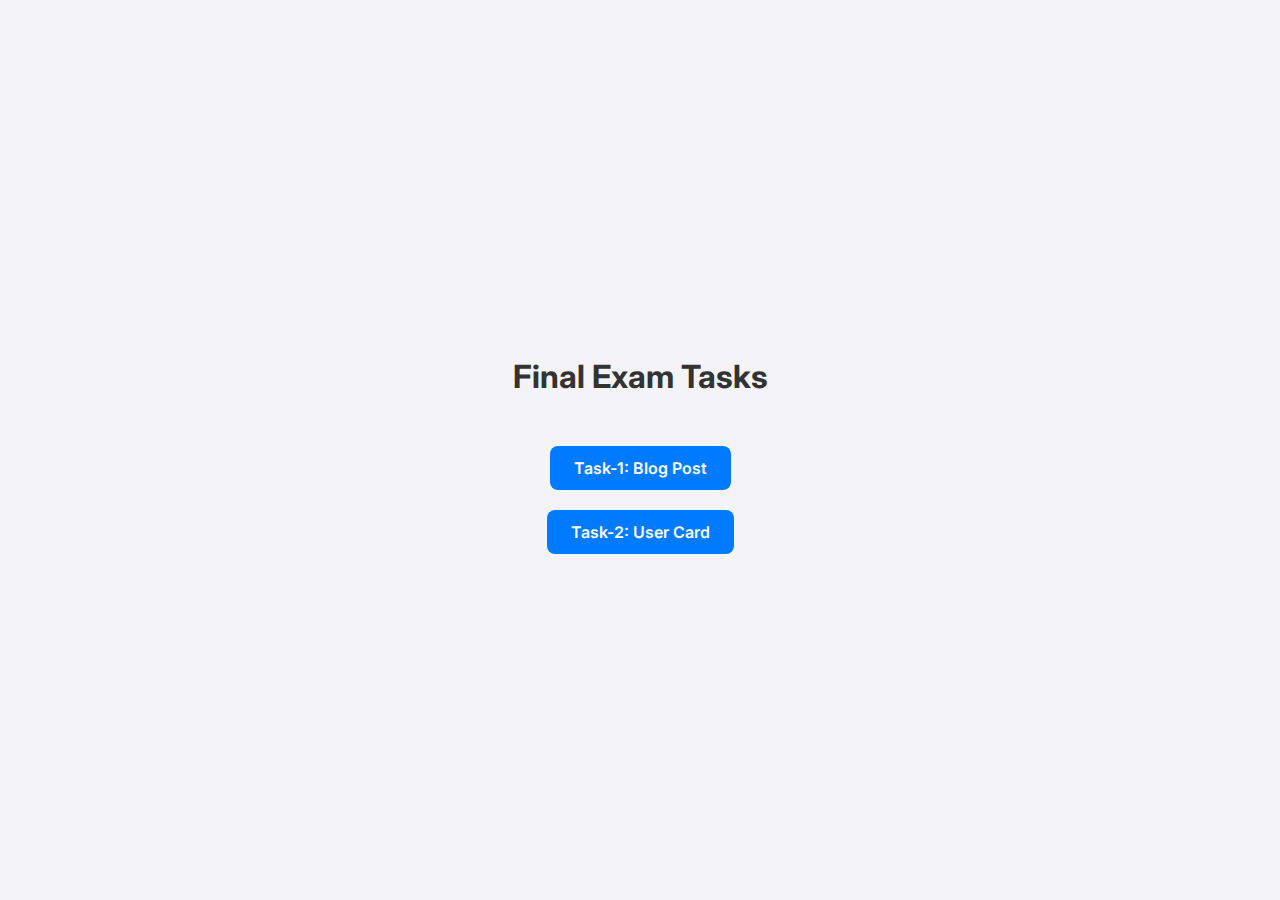
<file: index.html>
<!-- <!DOCTYPE html>
<html lang="en">
<head>
    <meta charset="UTF-8">
    <meta name="viewport" content="width=device-width, initial-scale=1.0">
    <title>MediaQuery_FinalExam</title>
</head>
<body>

    <a href="/Task-1 Blog Post/">Task-1 Blog Post</a>
    <a href="/Task-2 User Card/">Task-2 User Card</a>
    
</body>
</html> -->

<!DOCTYPE html>
<html lang="en">
<head>
    <meta charset="UTF-8">
    <meta name="viewport" content="width=device-width, initial-scale=1.0">
    <title>MediaQuery_FinalExam</title>
    <link href="https://fonts.googleapis.com/css2?family=Inter:wght@400;600&display=swap" rel="stylesheet">
    <style>
        body {
            margin: 0;
            padding: 0;
            font-family: 'Inter', sans-serif;
            background-color: #f4f4f8;
            display: flex;
            flex-direction: column;
            align-items: center;
            justify-content: center;
            height: 100vh;
        }

        h1 {
            margin-bottom: 40px;
            color: #333;
        }

        a {
            display: inline-block;
            text-decoration: none;
            color: #fff;
            background-color: #007BFF;
            padding: 12px 24px;
            border-radius: 8px;
            font-weight: 600;
            margin: 10px;
            transition: background-color 0.3s ease, transform 0.2s ease;
        }

        a:hover {
            background-color: #0056b3;
            transform: scale(1.05);
        }
    </style>
</head>
<body>

    <h1>Final Exam Tasks</h1>
    <a href="/Task-1 Blog Post/">Task-1: Blog Post</a>
    <a href="/Task-2 User Card/">Task-2: User Card</a>

</body>
</html>
</file>
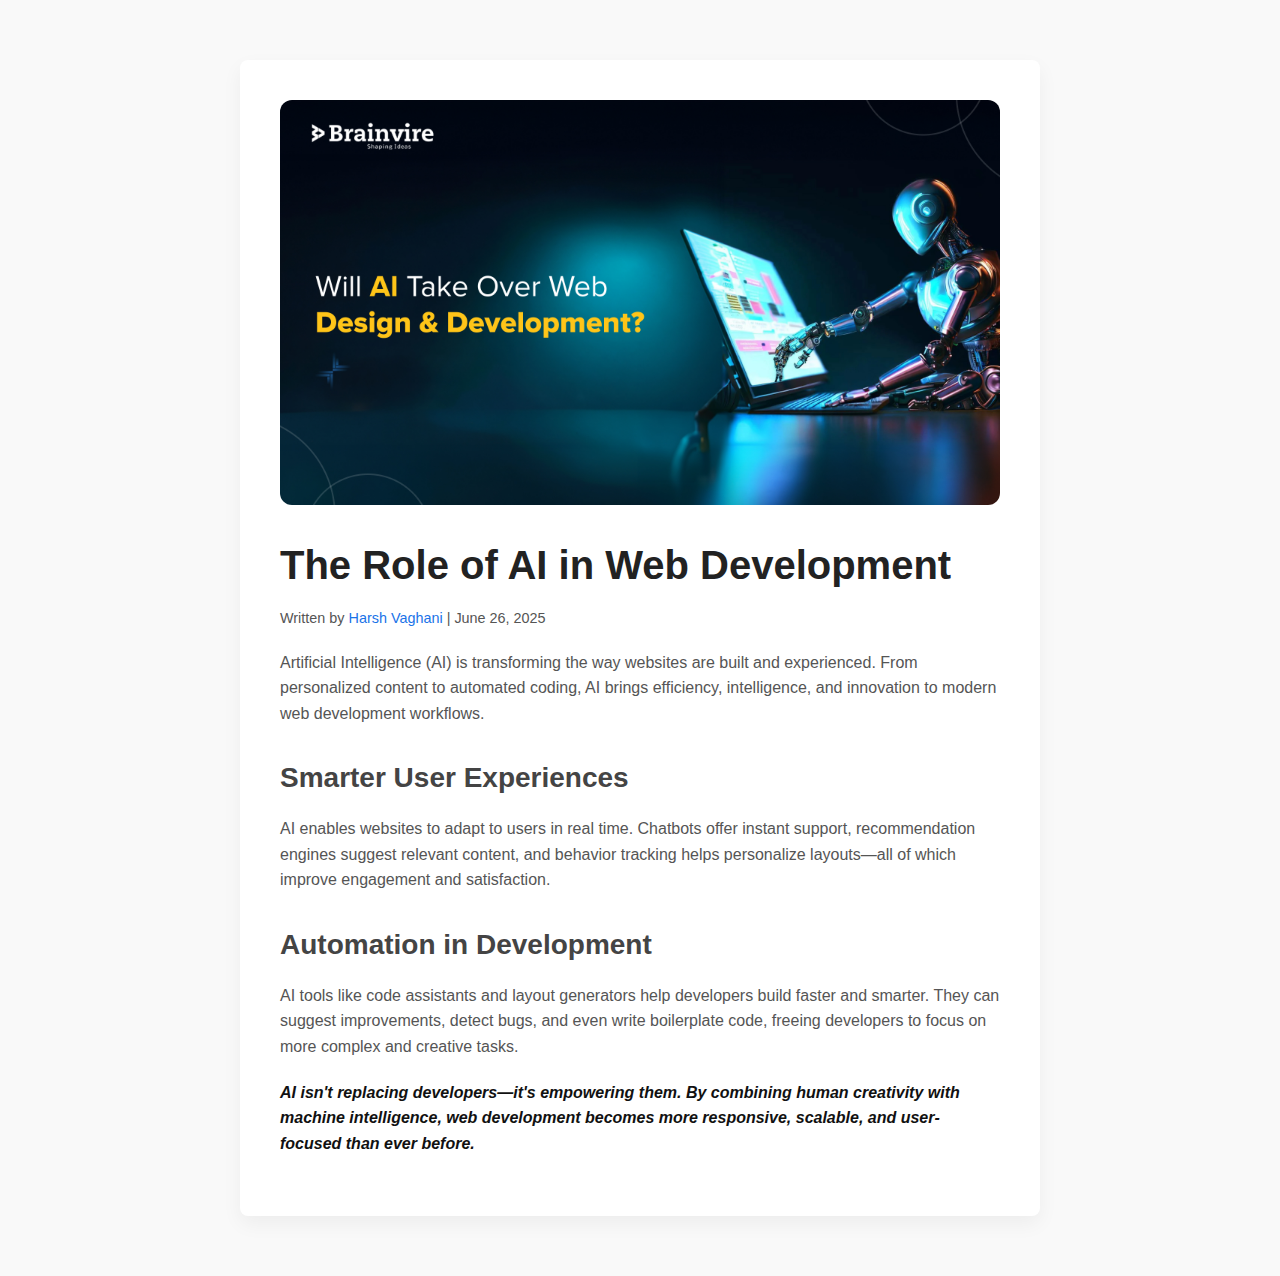
<file: Task-1 Blog Post/index.html>
<!-- Task-1 Blog Post -->

<!-- vercel link: https://media-query-final-practical-exam-ha.vercel.app/ -->


<!DOCTYPE html>
<html lang="en">
<head>
  <meta charset="UTF-8">
  <meta name="viewport" content="width=device-width, initial-scale=1">
  <title>Styled Blog Post</title>
  <link rel="stylesheet" href="./style.css">
</head>
<body>
  <article class="blog-post">

    <img src="/assset/will-ai-take-over-web-design-and-development-ft.jpg" alt="AI in Web Development" style="width: 100%; border-radius: 12px; margin-bottom: 20px;">

    <h1 class="title">The Role of AI in Web Development</h1>
    <p class="meta">Written by <span class="author">Harsh Vaghani</span> | June 26, 2025</p>

    <p>Artificial Intelligence (AI) is transforming the way websites are built and experienced. From personalized content to automated coding, AI brings efficiency, intelligence, and innovation to modern web development workflows.</p>

    <h2>Smarter User Experiences</h2>
    <p>AI enables websites to adapt to users in real time. Chatbots offer instant support, recommendation engines suggest relevant content, and behavior tracking helps personalize layouts—all of which improve engagement and satisfaction.</p>

    <h2>Automation in Development</h2>
    <p>AI tools like code assistants and layout generators help developers build faster and smarter. They can suggest improvements, detect bugs, and even write boilerplate code, freeing developers to focus on more complex and creative tasks.</p>

    <p class="conclusion">AI isn't replacing developers—it's empowering them. By combining human creativity with machine intelligence, web development becomes more responsive, scalable, and user-focused than ever before.</p>
  </article>
</body>
</html>
</file>
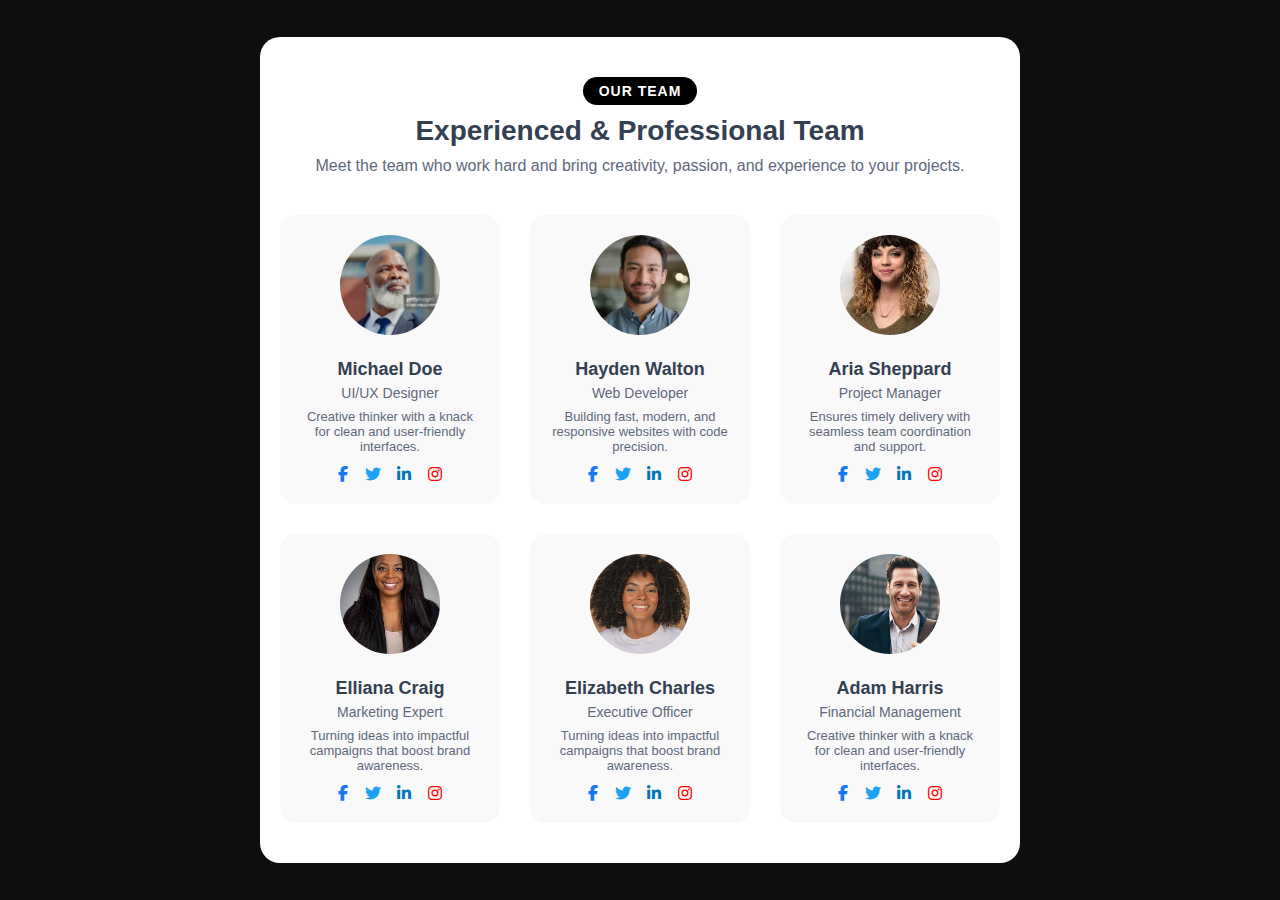
<file: Task-2 User Card/index.html>
<!-- Task-2 User Card -->

<!DOCTYPE html>
<html lang="en">

<head>
  <meta charset="UTF-8">
  <meta name="viewport" content="width=device-width, initial-scale=1.0">
  <title>Question 1 User Team Card</title>
  <link rel="stylesheet" href="./style.css">
  <link rel="stylesheet" href="./mq.css">
  <link rel="stylesheet" href="https://cdnjs.cloudflare.com/ajax/libs/font-awesome/6.5.0/css/all.min.css">
</head>

<body>

  <section class="team-section">
    <div class="team-header">
      <span class="tag">Our Team</span>
      <h2>Experienced & Professional Team</h2>
      <p>Meet the team who work hard and bring creativity, passion, and experience to your projects.</p>
    </div>

    <div class="team-container">
      <!-- First Card -->
      <div class="team-card">   
        <img src="/assset/gettyimages-1497180546-612x612.jpg" alt="Team Member">
        <h3>Michael Doe</h3>
        <p>UI/UX Designer</p>
        <p class="bio">Creative thinker with a knack for clean and user-friendly interfaces.</p>
        <div class="social-icons">
          <i class="fab fa-facebook-f"></i>
          <i class="fab fa-twitter"></i>
          <i class="fab fa-linkedin-in"></i>
          <i class="fa-brands fa-instagram"></i>
        </div>
      </div>
      <!-- Second Card -->
      <div class="team-card">
        <img src="/assset/gettyimages-1752533660-640x640.jpg" alt="Team Member">
        <h3>Hayden Walton</h3>
        <p>Web Developer</p>
        <p class="bio">Building fast, modern, and responsive websites with code precision.</p>
        <div class="social-icons">
          <i class="fab fa-facebook-f"></i>
          <i class="fab fa-twitter"></i>
          <i class="fab fa-linkedin-in"></i>
          <i class="fa-brands fa-instagram"></i>
        </div>
      </div>
      <!-- Third Card -->
      <div class="team-card">
        <img src="/assset/images (1).jpg"
          alt="Team Member">
        <h3>Aria Sheppard</h3>
        <p>Project Manager</p>
        <p class="bio">Ensures timely delivery with seamless team coordination and support.</p>
        <div class="social-icons">
          <i class="fab fa-facebook-f"></i>
          <i class="fab fa-twitter"></i>
          <i class="fab fa-linkedin-in"></i>
          <i class="fa-brands fa-instagram"></i>
        </div>
      </div>
      <!-- Fourth Card -->
      <div class="team-card">
        <img src="/assset/images.jpg" alt="Team Member">
        <h3>Elliana Craig</h3>
        <p>Marketing Expert</p>
        <p class="bio">Turning ideas into impactful campaigns that boost brand awareness.</p>
        <div class="social-icons">
          <i class="fab fa-facebook-f"></i>
          <i class="fab fa-twitter"></i>
          <i class="fab fa-linkedin-in"></i>
          <i class="fa-brands fa-instagram"></i>
        </div>
        </div>
        <!-- Fifth Card -->
        <div class="team-card">
          <img src="/assset/premium_photo-1689551670902-19b441a6afde.jpg" alt="Team Member">
          <h3>Elizabeth Charles</h3>
          <p>Executive Officer</p>
          <p class="bio">Turning ideas into impactful campaigns that boost brand awareness.</p>
          <div class="social-icons">
            <i class="fab fa-facebook-f"></i>
            <i class="fab fa-twitter"></i>
            <i class="fab fa-linkedin-in"></i>
            <i class="fa-brands fa-instagram"></i>
          </div>
        </div>
        <!-- Sixth Card -->
        <div class="team-card">
        <img src="/assset/istockphoto-1503232125-612x612.jpg" alt="Team Member">
        <h3>Adam Harris</h3>
        <p>Financial Management</p>
        <p class="bio">Creative thinker with a knack for clean and user-friendly interfaces.</p>
        <div class="social-icons">
          <i class="fab fa-facebook-f"></i>
          <i class="fab fa-twitter"></i>
          <i class="fab fa-linkedin-in"></i>
          <i class="fa-brands fa-instagram"></i>
        </div>
      </div>
      </div>
  </section>

</body>

</html>
</file>
<file: Task-1 Blog Post/style.css>
*{
    box-sizing: border-box;
    margin: 0;
    padding: 0;
}


body {
  font-family: 'Segoe UI', Tahoma, Geneva, Verdana, sans-serif;
  font-size: 16px;
  line-height: 1.6;
  background-color: #f9f9f9;
  color: #333;
  margin: 0;
  padding: 20px;
}

.blog-post {
  max-width: 800px;
  margin: 40px auto;
  background: #fff;
  padding: 40px;
  border-radius: 8px;
  box-shadow: 0 8px 20px rgba(0, 0, 0, 0.05);
}

.blog-post .title {
  font-size: 2.5rem;
  margin-bottom: 10px;
  color: #222;
}

.blog-post h2 {
  font-size: 1.75rem;
  margin-top: 30px;
  margin-bottom: 15px;
  color: #444;
}

.meta {
  font-size: 0.9rem;
  color: #777;
  margin-bottom: 20px;
}

.meta .author {
  color: #1a73e8;
}

.blog-post p {
  margin-bottom: 20px;
  color: #555;
}

.blog-post .conclusion {
  font-weight: 600;
  color: #111;
  font-style: italic;
}
</file>
<file: Task-2 User Card/style.css>
*{
    box-sizing: border-box;
    margin: 0;
    padding: 0;
}

body {
  font-family: 'Segoe UI', sans-serif;
  background-color: #00aaff;
  margin: 0;
  padding: 0;
}

.team-section {
  background: #fff;
  border-radius: 20px;
  margin: 60px auto;
  max-width: 1100px;
  padding: 40px 20px;
  text-align: center;
  box-shadow: 0 10px 40px rgba(0,0,0,0.1);
}

.team-header .tag {
  /* background-color: black; */
  /* color: white; */
  padding: 6px 16px;
  border-radius: 20px;
  font-size: 14px;
  display: inline-block;
  margin-bottom: 10px;
}

body {
  display: flex;
  justify-content: center;
  align-items: center;
  height: 100vh;
  background: #0f0f0f;
  margin: 0;
  font-family: Arial, sans-serif;
}

.tag {
  background-color: black;
  padding: 6px 16px;
  border-radius: 20px;
  font-size: 14px;
  display: inline-block;
  font-weight: 600;
  text-transform: uppercase;
  letter-spacing: 1px;
  position: relative;
}

.tag {
  font-size: 1rem;
  color: white;
  position: relative;
  display: inline-block;
}

.tag::after,
.tag::before {
  content: '';
  position: absolute;
  width: 100%;
  height: 2px;
  background: linear-gradient(to right, #ff0000, #00ffff);
  bottom: -5px;
  left: 0;
  transform: scaleX(0);
  transform-origin: right;
  transition: transform 0.4s ease-out;
}

.tag::before {
  top: -5px;
  transform-origin: left;
}

.tag:hover::after,
.tag:hover::before {
  transform: scaleX(1);
}


.team-header h2 {
  font-size: 28px;
  color: #343F52;
  margin-bottom: 10px;
}

.team-header p {
  color: #60697B;
  font-size: 16px;
  margin-bottom: 40px;
}

.team-container {
  display: grid;
  grid-template-columns: repeat(3, 1fr);
  gap: 30px;
  justify-items: center;
}

.team-card {
  background: #f9f9f9;
  padding: 20px;
  border-radius: 16px;
  width: 220px;
  text-align: center;
  transition: transform 0.3s ease;
}

.team-card:hover {
  transform: translateY(-8px);
}

.team-card img {
  width: 100px;
  height: 100px;
  border-radius: 50%;
  object-fit: cover;
  margin-bottom: 15px;
}

.team-card h3 {
  font-size: 18px;
  color: #343F52;
  margin: 5px 0;
}

.team-card p {
  font-size: 14px;
  color: #60697B;
  margin: 4px 0;
}

.team-card .bio {
  font-size: 13px;
  margin-top: 8px;
  margin-bottom: 12px;
}

.social-icons i {
  color: #1dd1a1;
  margin: 0 6px;
  cursor: pointer;
  transition: color 0.3s ease, transform 0.3s ease;
}

.social-icons i:nth-child(1) {
  color: #1877F2;
}

.social-icons i:nth-child(2) {
  color: #1DA1F2;
}

.social-icons i:nth-child(3) {
  color: #0077B5;
}

.social-icons i:nth-child(4) {
  color:red;
}
.social-icons i:hover {
     transform: translateY(-10px);
  color: #00aaff;
}
</file>
<file: Task-2 User Card/mq.css>
@media (max-width: 1024px) {
  .team-container {
    grid-template-columns: repeat(2, 1fr);
  }

  .team-card {
    width: 90%;
  }
}

@media (max-width: 600px) {
  .team-container {
    grid-template-columns: 1fr;
  }

  .team-header h2 {
    font-size: 22px;
  }

  .team-header p {
    font-size: 14px;
  }

  .team-card {
    width: 100%;
    padding: 16px;
  }

  .team-card img {
    width: 80px;
    height: 80px;
  }

  .team-card h3 {
    font-size: 16px;
  }

  .team-card p,
  .team-card .bio {
    font-size: 12px;
  }

  .social-icons i {
    font-size: 16px;
    margin: 0 4px;
  }
}
</file>
